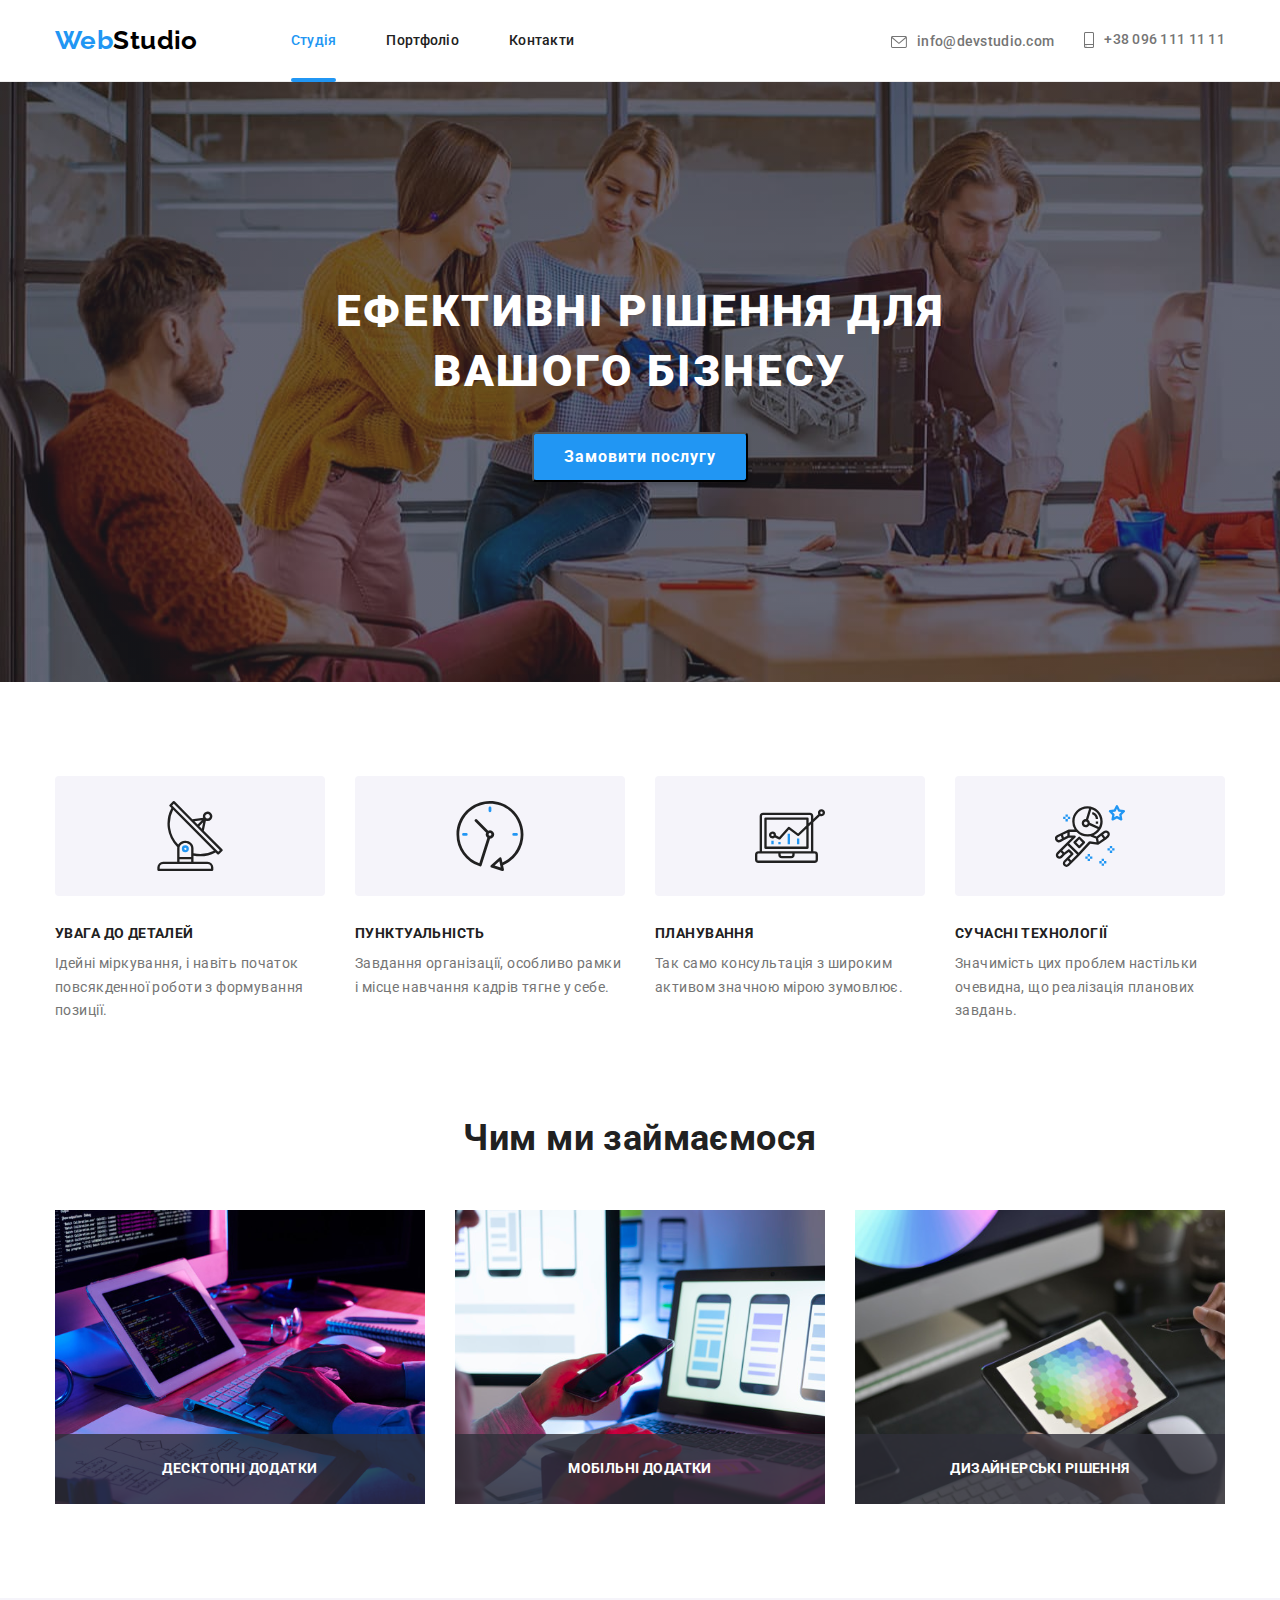
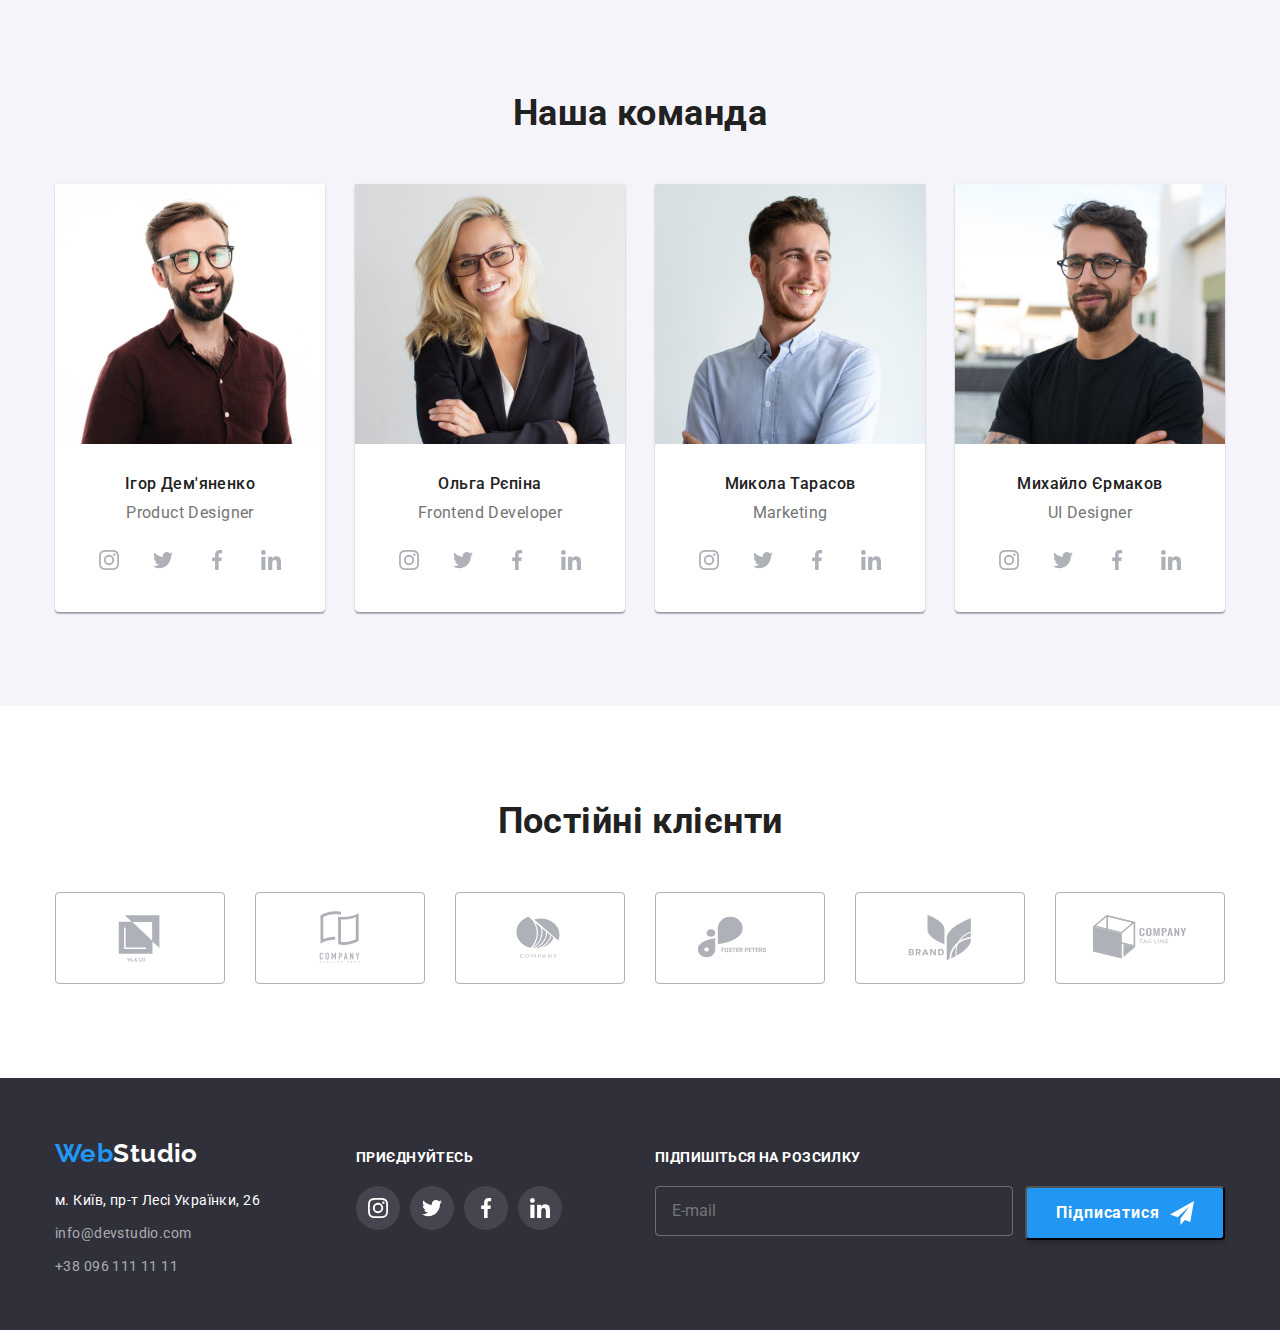
<file: index.html>
<!DOCTYPE html>
<html lang="uk">
  <head>
    <meta charset="UTF-8" />
    <meta http-equiv="X-UA-Compatible" content="IE=edge" />
    <meta name="viewport" content="width=device-width, initial-scale=1.0" />
    <title>Студія</title>
    <link rel="preconnect" href="https://fonts.googleapis.com" />
    <link rel="preconnect" href="https://fonts.gstatic.com" crossorigin />
    <link
      href="https://fonts.googleapis.com/css2?family=Raleway:wght@700&family=Roboto:wght@400;500;700;900&display=swap"
      rel="stylesheet"
    />
    <link
      rel="stylesheet"
      href="https://cdnjs.cloudflare.com/ajax/libs/modern-normalize/1.0.0/modern-normalize.min.css"
    />
    <link rel="stylesheet" href="./css/styles.css" />
  </head>
  <body>
    <header class="page-header">
      <div class="container">
        <!-- Logo -->
        <a class="logo" href="./index.html"
          ><span class="logo-first">Web</span
          ><span class="logo-second">Studio</span></a
        >
        <nav class="header-nav">
          <!-- Навігація сторінок сайту -->
          <ul class="main-nav list">
            <li class="item">
              <a class="site-nav link current" href="./index.html">Студія</a>
            </li>
            <li class="item">
              <a class="site-nav link" href="./portfolio.html">Портфоліо</a>
            </li>
            <li class="item">
              <a class="site-nav link" href="">Контакти</a>
            </li>
          </ul>
        </nav>
        <!-- Контакти студії -->
        <ul class="header-contacts list">
          <li class="email-item">
            <a class="contact-nav link" href="mailto:info@devstudio.com">
              <svg class="nav-icon" width="16" height="12">
                <use href="./images/icons.svg#envelope"></use>
              </svg>
              info@devstudio.com</a
            >
          </li>
          <li class="phone-item">
            <a class="contact-nav link" href="tel:+380961111111">
              <svg class="nav-icon" width="10" height="16">
                <use href="./images/icons.svg#smartphone"></use>
              </svg>
              +38 096 111 11 11</a
            >
          </li>
        </ul>
      </div>
    </header>
    <main>
      <section class="hero">
        <div class="hero-container container">
          <!--Section hero-->
          <h1 class="hero-title">Ефективні рішення для вашого бізнесу</h1>
          <button class="hero-button" type="button" data-modal-open>
            Замовити послугу
          </button>
        </div>
      </section>

      <section class="advantages section">
        <div class="container">
          <!-- Наші сильні сторони -->
          <h2 class="visually-hidden">Наші переваги</h2>
          <ul class="advantages-list list">
            <li class="advantages-item list">
              <div class="thumb">
                <svg class="adv-icon" width="70" height="70">
                  <use href="./images/icons.svg#antenna"></use>
                </svg>
              </div>
              <h3 class="advantage-title">УВАГА ДО ДЕТАЛЕЙ</h3>
              <p class="about-title">
                Ідейні міркування, і навіть початок повсякденної роботи з
                формування позиції.
              </p>
            </li>
            <li class="advantages-item list">
              <div class="thumb">
                <svg class="adv-icon" width="70" height="70">
                  <use href="./images/icons.svg#clock"></use>
                </svg>
              </div>
              <h3 class="advantage-title">ПУНКТУАЛЬНІСТЬ</h3>
              <p class="about-title">
                Завдання організації, особливо рамки і місце навчання кадрів
                тягне у себе.
              </p>
            </li>
            <li class="advantages-item list">
              <div class="thumb">
                <svg class="adv-icon" width="70" height="70">
                  <use href="./images/icons.svg#diagram"></use>
                </svg>
              </div>
              <h3 class="advantage-title">ПЛАНУВАННЯ</h3>
              <p class="about-title">
                Так само консультація з широким активом значною мірою зумовлює.
              </p>
            </li>
            <li class="advantages-item list">
              <div class="thumb">
                <svg class="adv-icon" width="70" height="70">
                  <use href="./images/icons.svg#astronaut"></use>
                </svg>
              </div>
              <h3 class="advantage-title">СУЧАСНІ ТЕХНОЛОГІЇ</h3>
              <p class="about-title">
                Значимість цих проблем настільки очевидна, що реалізація
                планових завдань.
              </p>
            </li>
          </ul>
        </div>
      </section>

      <section class="about-services section">
        <h2 class="service-title">Чим ми займаємося</h2>
        <div class="container">
          <!-- Наші послуги -->
          <ul class="services-list list">
            <li class="about-services list">
              <div class="wrapper">
                <img
                  src="./images/img.svg"
                  alt="hands on keyboard"
                  width="370"
                  height="294"
                />
                <p class="service-item-title">Десктопні додатки</p>
              </div>
            </li>
            <li class="about-services list">
              <div class="wrapper">
                <img
                  src="./images/box2.svg"
                  alt="cellphone in hands"
                  width="370"
                  height="294"
                />

                <p class="service-item-title">Мобільні додатки</p>
              </div>
            </li>
            <li class="about-services list">
              <div class="wrapper">
                <img
                  src="./images/box3.svg"
                  alt="color selection on the tablet screen"
                  width="370"
                  height="294"
                />

                <p class="service-item-title">Дизайнерські рішення</p>
              </div>
            </li>
          </ul>
        </div>
      </section>
      <section class="about-team section">
        <h2 class="team-title">Наша команда</h2>
        <div class="container">
          <!-- Команда -->
          <ul class="team-list list">
            <li class="team-member list">
              <img
                src="./images/img.jpg"
                alt="Photo of Product Designer"
                width="270"
                height="260"
              />
              <div class="member-card">
                <h3 class="member-name">Ігор Дем'яненко</h3>
                <p class="position">Product Designer</p>
                <ul class="socials list">
                  <li class="socials-item">
                    <a
                      class="socials-link link"
                      href="https://www.instagram.com/"
                      target="_blank"
                      rel="nofollow noopener noreferrer"
                      aria-label="Instagram icon"
                    >
                      <svg class="socials-icon" width="20" height="20">
                        <use href="./images/icons.svg#instagram"></use>
                      </svg>
                    </a>
                  </li>
                  <li class="socials-item">
                    <a
                      class="socials-link link"
                      href="https://twitter.com"
                      target="_blank"
                      rel="nofollow noopener noreferrer"
                      aria-label="Twitter icon"
                    >
                      <svg class="socials-icon" width="20" height="20">
                        <use href="./images/icons.svg#twitter"></use>
                      </svg>
                    </a>
                  </li>
                  <li class="socials-item">
                    <a
                      class="socials-link link"
                      href="https://www.facebook.com/"
                      target="_blank"
                      rel="nofollow noopener noreferrer"
                      aria-label="Facebook icon"
                    >
                      <svg class="socials-icon" width="20" height="20">
                        <use href="./images/icons.svg#facebook"></use>
                      </svg>
                    </a>
                  </li>
                  <li class="socials-item">
                    <a
                      class="socials-link link"
                      href="https://ua.linkedin.com/"
                      target="_blank"
                      rel="nofollow noopener noreferrer"
                      aria-label="Linkedin icon"
                    >
                      <svg class="socials-icon" width="20" height="20">
                        <use href="./images/icons.svg#linkedin"></use>
                      </svg>
                    </a>
                  </li>
                </ul>
              </div>
            </li>
            <li class="team-member list">
              <img
                src="./images/img(1).jpg"
                alt="Photo of Frontend Developer"
                width="270"
                height="260"
              />
              <div class="member-card">
                <h3 class="member-name">Ольга Рєпіна</h3>
                <p class="position">Frontend Developer</p>
                <ul class="socials list">
                  <li class="socials-item">
                    <a
                      class="socials-link link"
                      href="https://www.instagram.com/"
                      target="_blank"
                      rel="nofollow noopener noreferrer"
                      aria-label="Instagram icon"
                    >
                      <svg class="socials-icon" width="20" height="20">
                        <use href="./images/icons.svg#instagram"></use>
                      </svg>
                    </a>
                  </li>
                  <li class="socials-item">
                    <a
                      class="socials-link link"
                      href="https://twitter.com"
                      target="_blank"
                      rel="nofollow noopener noreferrer"
                      aria-label="Twitter icon"
                    >
                      <svg class="socials-icon" width="20" height="20">
                        <use href="./images/icons.svg#twitter"></use>
                      </svg>
                    </a>
                  </li>
                  <li class="socials-item">
                    <a
                      class="socials-link link"
                      href="https://www.facebook.com/"
                      target="_blank"
                      rel="nofollow noopener noreferrer"
                      aria-label="Facebook icon"
                    >
                      <svg class="socials-icon" width="20" height="20">
                        <use href="./images/icons.svg#facebook"></use>
                      </svg>
                    </a>
                  </li>
                  <li class="socials-item">
                    <a
                      class="socials-link link"
                      href="https://ua.linkedin.com/"
                      target="_blank"
                      rel="nofollow noopener noreferrer"
                      aria-label="Linkedin icon"
                    >
                      <svg class="socials-icon" width="20" height="20">
                        <use href="./images/icons.svg#linkedin"></use>
                      </svg>
                    </a>
                  </li>
                </ul>
              </div>
            </li>
            <li class="team-member list">
              <img
                src="./images/img(2).jpg"
                alt="Photo of Marketing employee"
                width="270"
                height="260"
              />
              <div class="member-card">
                <h3 class="member-name">Микола Тарасов</h3>
                <p class="position">Marketing</p>
                <ul class="socials list">
                  <li class="socials-item">
                    <a
                      class="socials-link link"
                      href="https://www.instagram.com/"
                      target="_blank"
                      rel="nofollow noopener noreferrer"
                      aria-label="Instagram icon"
                    >
                      <svg class="socials-icon" width="20" height="20">
                        <use href="./images/icons.svg#instagram"></use>
                      </svg>
                    </a>
                  </li>
                  <li class="socials-item">
                    <a
                      class="socials-link link"
                      href="https://twitter.com"
                      target="_blank"
                      rel="nofollow noopener noreferrer"
                      aria-label="Twitter icon"
                    >
                      <svg class="socials-icon" width="20" height="20">
                        <use href="./images/icons.svg#twitter"></use>
                      </svg>
                    </a>
                  </li>
                  <li class="socials-item">
                    <a
                      class="socials-link link"
                      href="https://www.facebook.com/"
                      target="_blank"
                      rel="nofollow noopener noreferrer"
                      aria-label="Facebook icon"
                    >
                      <svg class="socials-icon" width="20" height="20">
                        <use href="./images/icons.svg#facebook"></use>
                      </svg>
                    </a>
                  </li>
                  <li class="socials-item">
                    <a
                      class="socials-link link"
                      href="https://ua.linkedin.com/"
                      target="_blank"
                      rel="nofollow noopener noreferrer"
                      aria-label="Linkedin icon"
                    >
                      <svg class="socials-icon" width="20" height="20">
                        <use href="./images/icons.svg#linkedin"></use>
                      </svg>
                    </a>
                  </li>
                </ul>
              </div>
            </li>
            <li class="team-member list">
              <img
                src="./images/img(3).jpg"
                alt="Photo of UI Designer"
                width="270"
                height="260"
              />
              <div class="member-card">
                <h3 class="member-name">Михайло Єрмаков</h3>
                <p class="position">UI Designer</p>
                <ul class="socials list">
                  <li class="socials-item">
                    <a
                      class="socials-link link"
                      href="https://www.instagram.com/"
                      target="_blank"
                      rel="nofollow noopener noreferrer"
                      aria-label="Instagram icon"
                    >
                      <svg class="socials-icon" width="20" height="20">
                        <use href="./images/icons.svg#instagram"></use>
                      </svg>
                    </a>
                  </li>
                  <li class="socials-item">
                    <a
                      class="socials-link link"
                      href="https://twitter.com"
                      target="_blank"
                      rel="nofollow noopener noreferrer"
                      aria-label="Twitter icon"
                    >
                      <svg class="socials-icon" width="20" height="20">
                        <use href="./images/icons.svg#twitter"></use>
                      </svg>
                    </a>
                  </li>
                  <li class="socials-item">
                    <a
                      class="socials-link link"
                      href="https://www.facebook.com/"
                      target="_blank"
                      rel="nofollow noopener noreferrer"
                      aria-label="Facebook icon"
                    >
                      <svg class="socials-icon" width="20" height="20">
                        <use href="./images/icons.svg#facebook"></use>
                      </svg>
                    </a>
                  </li>
                  <li class="socials-item">
                    <a
                      class="socials-link link"
                      href="https://ua.linkedin.com/"
                      target="_blank"
                      rel="nofollow noopener noreferrer"
                      aria-label="Linkedin icon"
                    >
                      <svg class="socials-icon" width="20" height="20">
                        <use href="./images/icons.svg#linkedin"></use>
                      </svg>
                    </a>
                  </li>
                </ul>
              </div>
            </li>
          </ul>
        </div>
      </section>
      <section class="Clients section">
        <h2 class="clients-title">Постійні клієнти</h2>
        <div class="container">
          <ul class="clients-list list">
            <li class="client-item link">
              <a
                class="client link"
                href=""
                target="_blank"
                rel="nofollow noopener noreferrer"
              >
                <svg class="client-logo" width="106" height="60">
                  <use href="./images/icons.svg#Logo"></use>
                </svg>
              </a>
            </li>
            <li class="client-item link">
              <a
                class="client link"
                href=""
                target="_blank"
                rel="nofollow noopener noreferrer"
              >
                <svg class="client-logo" width="106" height="60">
                  <use href="./images/icons.svg#Logo-1"></use>
                </svg>
              </a>
            </li>
            <li class="client-item link">
              <a
                class="client link"
                href=""
                target="_blank"
                rel="nofollow noopener noreferrer"
              >
                <svg class="client-logo" width="106" height="60">
                  <use href="./images/icons.svg#Logo-2"></use>
                </svg>
              </a>
            </li>
            <li class="client-item link">
              <a
                class="client link"
                href=""
                target="_blank"
                rel="nofollow noopener noreferrer"
              >
                <svg class="client-logo" width="106" height="60">
                  <use href="./images/icons.svg#Logo-3"></use>
                </svg>
              </a>
            </li>
            <li class="client-item link">
              <a
                class="client link"
                href=""
                target="_blank"
                rel="nofollow noopener noreferrer"
              >
                <svg class="client-logo" width="106" height="60">
                  <use href="./images/icons.svg#Logo-4"></use>
                </svg>
              </a>
            </li>
            <li class="client-item link">
              <a
                class="client link"
                href=""
                target="_blank"
                rel="nofollow noopener noreferrer"
              >
                <svg class="client-logo" width="106" height="60">
                  <use href="./images/icons.svg#Logo-5"></use>
                </svg>
              </a>
            </li>
          </ul>
        </div>
      </section>
    </main>
    <footer class="page-footer section">
      <div class="footer-container container">
        <div class="footer-contacts">
          <a class="logo-footer" href=""
            ><span class="logo-footer-first">Web</span
            ><span class="logo-footer-second">Studio</span></a
          >
          <address>
            <ul class="studio-address list">
              <li class="address-list">
                <a
                  class="address-item link"
                  href="https://goo.gl/maps/ybAwpNxcYGUMFx98A"
                  target="_blank"
                  rel="noopener noreferer nofollow"
                  >м. Київ, пр-т Лесі Українки, 26</a
                >
              </li>
              <li class="address-list">
                <a
                  class="address-contacts link"
                  href="mailto:info@devstudio.com"
                  >info@devstudio.com</a
                >
              </li>
              <li>
                <a class="address-contacts link" href="tel:+380961111111"
                  >+38 096 111 11 11</a
                >
              </li>
            </ul>
          </address>
        </div>
        <div class="social-footer">
          <b class="footer-socials">приєднуйтесь</b>
          <ul class="socials-footer list">
            <li class="socials-item">
              <a
                class="socials-footer-link link"
                href="https://www.instagram.com/"
                target="_blank"
                rel="nofollow noopener noreferrer"
                aria-label="Instagram icon"
              >
                <svg class="socials-footer-icon" width="20" height="20">
                  <use href="./images/icons.svg#instagram"></use>
                </svg>
              </a>
            </li>
            <li class="socials-item">
              <a
                class="socials-footer-link link"
                href="https://twitter.com"
                target="_blank"
                rel="nofollow noopener noreferrer"
                aria-label="Twitter icon"
              >
                <svg class="socials-footer-icon" width="20" height="20">
                  <use href="./images/icons.svg#twitter"></use>
                </svg>
              </a>
            </li>
            <li class="socials-item">
              <a
                class="socials-footer-link link"
                href="https://www.facebook.com/"
                target="_blank"
                rel="nofollow noopener noreferrer"
                aria-label="Facebook icon"
              >
                <svg class="socials-footer-icon" width="20" height="20">
                  <use href="./images/icons.svg#facebook"></use>
                </svg>
              </a>
            </li>
            <li class="socials-item">
              <a
                class="socials-footer-link link"
                href="https://ua.linkedin.com/"
                target="_blank"
                rel="nofollow noopener noreferrer"
                aria-label="Linkedin icon"
              >
                <svg class="socials-footer-icon" width="20" height="20">
                  <use href="./images/icons.svg#linkedin"></use>
                </svg>
              </a>
            </li>
          </ul>
        </div>
        <div class="footer-signin-part">
          <p class="footer-signin">Підпишіться на розсилку</p>
          <form class="signin-form" action="" name="signin-form">
            <input
              class="form-signin-input"
              type="email"
              name="user_email"
              placeholder="E-mail"
            />
            <button class="signin-btn" type="submit">
              Підписатися
              <svg class="signin-icon" width="24" height="24">
                <use href="./images/icons.svg#icon-send"></use>
              </svg>
            </button>
          </form>
        </div>
      </div>
    </footer>
    <div class="backdrop is-hidden" data-modal>
      <div class="modal">
        <button class="modal-btn" type="button" data-modal-close>
          <svg class="modal-close-icon" width="18" height="18">
            <use href="./images/icons.svg#close"></use>
          </svg>
        </button>
        <p class="form-title">Залиште свої дані, ми вам передзвонимо</p>
        <form class="modal-form">
          <div class="form-group">
            <label class="form-field" for="user_name">
              <span class="form-label">Ім'я</span>
              <input
                class="input-field"
                type="text"
                name="user_name"
                id="user_name"
              />
              <svg class="input-icon" width="18" height="18">
                <use href="./images/icons.svg#icon-person"></use>
              </svg>
            </label>

            <label class="form-field" for="user_phone">
              <span class="form-label">Телефон</span>
              <input
                class="input-field"
                type="tel"
                name="user_phone"
                id="user_phone"
              />
              <svg class="input-icon" width="18" height="18">
                <use href="./images/icons.svg#icon-phone"></use>
              </svg>
            </label>

            <label class="form-field" for="user_email">
              <span class="form-label">Пошта</span>
              <input
                class="input-field"
                type="email"
                name="user_email"
                id="user_email"
              />
              <svg class="input-icon" width="18" height="18">
                <use href="./images/icons.svg#icon-email"></use>
              </svg>
            </label>

            <label class="form-field">
              <span class="form-label">Коментар</span>
              <textarea
                class="textarea-info"
                name="user_comments"
                rows="6"
                placeholder="Введіть текст"
              ></textarea>
            </label>
          </div>

          <label class="form-agreement">
            <input class="form-checkbox visually-hidden" type="checkbox" name="user_agree" />
            <svg class="checkbox-icon" width="16" height="15">
              <use
                class="unchecked"
                href="./images/icons.svg#vector_unchecked"
              ></use>
              <use class="checked" href="./images/icons.svg#icon-check"></use>
            </svg>
            <span class="form-agreement-text"
              >Погоджуюся з розсилкою та приймаю  <a
                class="form-agreement-link"
                href=""
                >  Умови договору</a
              ></span>
          </label>
          <button class="form-btn btn" type="submit">Відправити</button>
        </form>
      </div>
    </div>
    <script src="./js/modal.js"></script>
  </body>
</html>
</file>
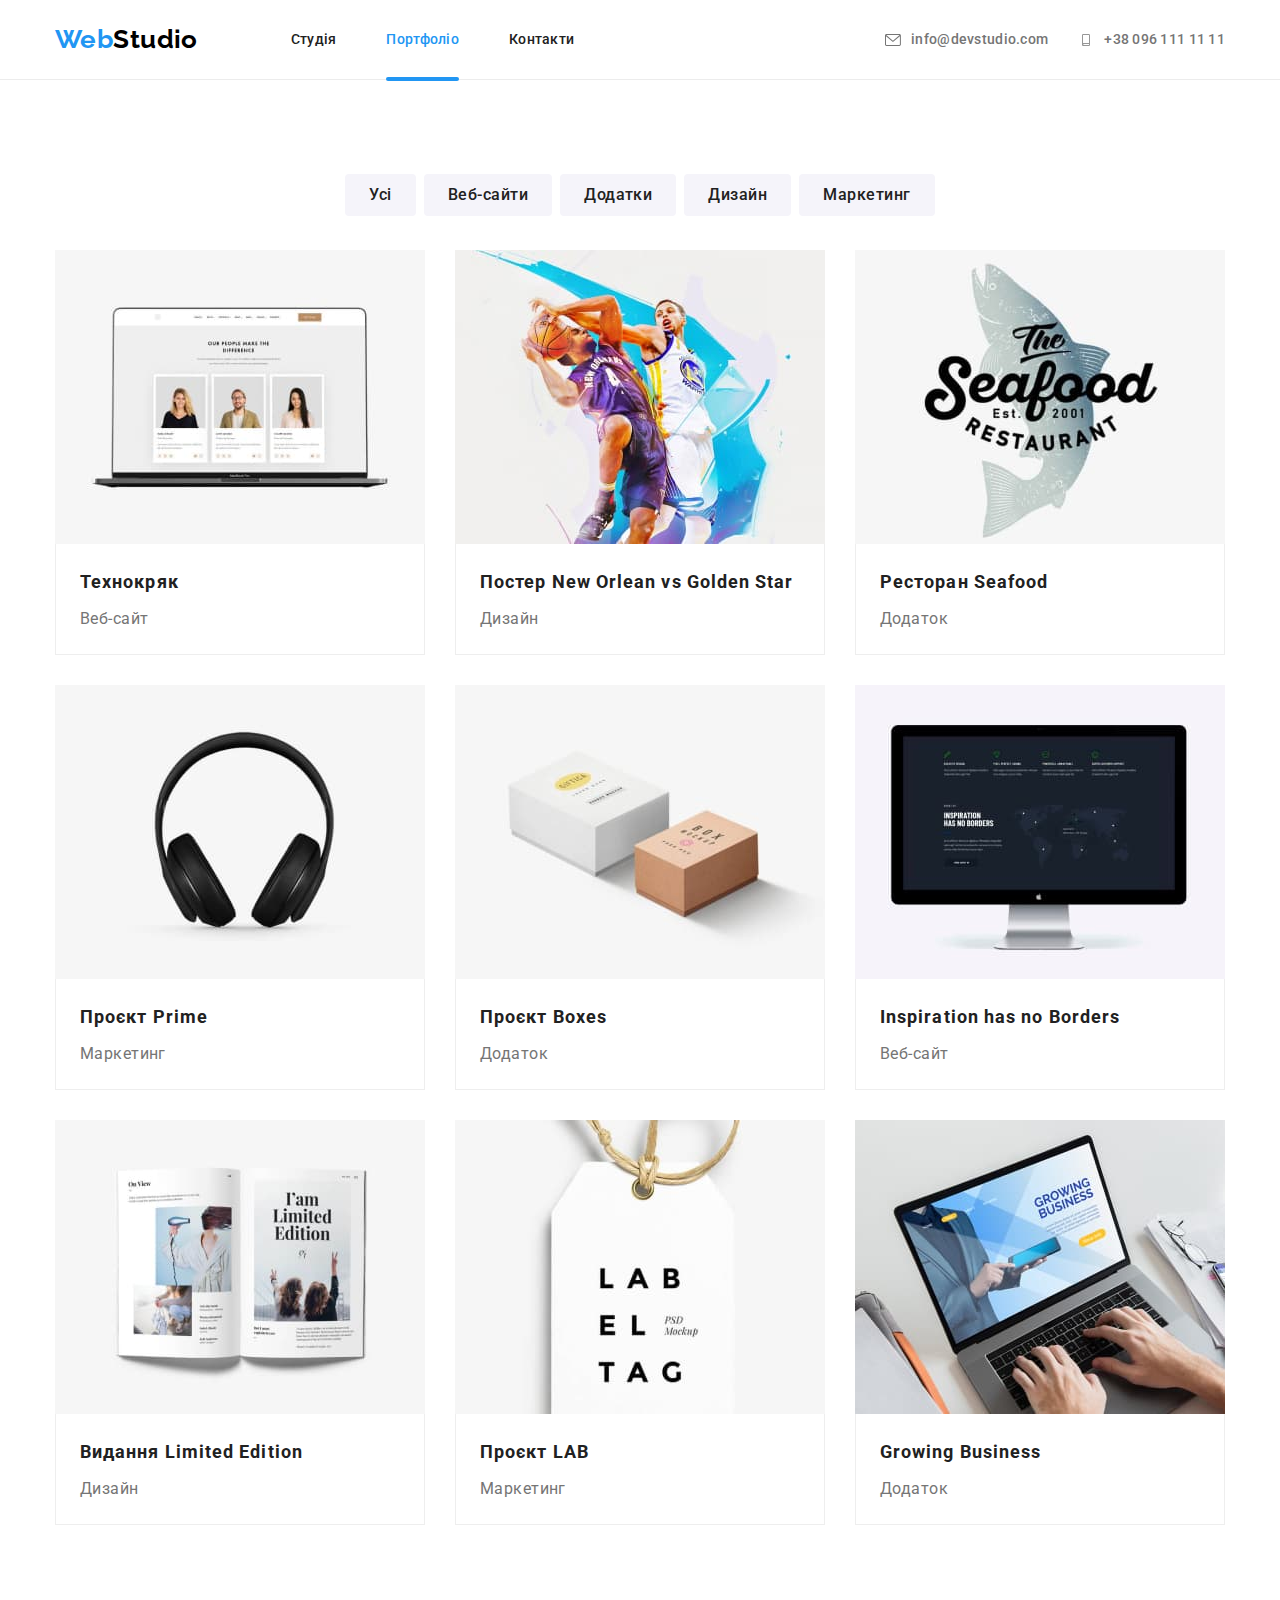
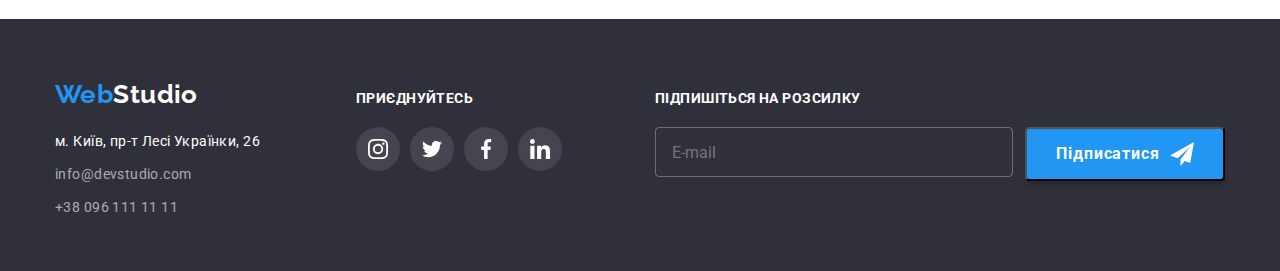
<file: portfolio.html>
<!DOCTYPE html>
<html lang="uk">
  <head>
    <meta charset="UTF-8" />
    <meta http-equiv="X-UA-Compatible" content="IE=edge" />
    <meta name="viewport" content="width=device-width, initial-scale=1.0" />
    <title>Портфоліо</title>
    <link rel="preconnect" href="https://fonts.googleapis.com" />
    <link rel="preconnect" href="https://fonts.gstatic.com" crossorigin />
    <link
      href="https://fonts.googleapis.com/css2?family=Raleway:wght@700&family=Roboto:wght@400;500;700;900&display=swap"
      rel="stylesheet"
    />
    <link
      rel="stylesheet"
      href="https://cdnjs.cloudflare.com/ajax/libs/modern-normalize/1.0.0/modern-normalize.min.css"
    />
    <link rel="stylesheet" href="./css/styles.css" />
  </head>
  <body>
    <header class="page-header">
      <div class="container">
        <!-- Logo -->
        <a class="logo" href="./index.html"
          ><span class="logo-first">Web</span
          ><span class="logo-second">Studio</span></a
        >
        <nav class="header-nav">
          <!-- Навігація сторінок сайту -->
          <ul class="main-nav list">
            <li class="item">
              <a class="site-nav link" href="./index.html">Студія</a>
            </li>
            <li class="item">
              <a class="site-nav link current" href="./portfolio.html"
                >Портфоліо</a
              >
            </li>
            <li class="item">
              <a class="site-nav link" href="">Контакти</a>
            </li>
          </ul>
        </nav>
        <!-- Контакти студії -->
        <ul class="header-contacts list">
          <li class="email-item">
            <a class="contact-nav link" href="mailto:info@devstudio.com">
              <svg class="nav-icon" width="16" height="12">
                <use href="./images/icons.svg#envelope"></use>
              </svg>
              info@devstudio.com</a
            >
          </li>
          <li class="phone-item">
            <a class="contact-nav link" href="tel:+380961111111">
              <svg class="nav-icon" width="16" height="12">
                <use href="./images/icons.svg#smartphone"></use>
              </svg>
              +38 096 111 11 11</a
            >
          </li>
        </ul>
      </div>
    </header>
    <main>
      <section class="section">
        <div class="filters-container container">
          <h1 class="visually-hidden">Приклади наших робіт</h1>
          <!-- Фільтри портфоліо -->
          <ul class="portfolio-nav list">
            <li class="nav-item">
              <button class="btn" type="button">Усі</button>
            </li>
            <li class="nav-item">
              <button class="btn" type="button">Веб-сайти</button>
            </li>
            <li class="nav-item">
              <button class="btn" type="button">Додатки</button>
            </li>
            <li class="nav-item">
              <button class="btn" type="button">Дизайн</button>
            </li>
            <li class="nav-item">
              <button class="btn" type="button">Маркетинг</button>
            </li>
          </ul>
        </div>
        <!-- Картки робіт -->
        <div class="projects container">
          <ul class="project-card list">
            <li class="card-item list">
              <a class="example-card link" href="">
                <div class="card-thumb">
                  <img
                    class="card-image list"
                    src="./images/tehnohriak.jpg"
                    alt="Сторінка сайту на екрані монітора ноутбука"
                    width="370"
                    height="294"
                  />
                  <div class="card-overlay">
                    <p class="overlay-content">
                      Ресурс пропонує комплексні пропозиції з різним рівнем
                      функціоналу та сервісів. Все це дозволить відвідувачу
                      отримати вичерпні відомості про компанію чи приватну
                      особу.
                    </p>
                  </div>
                </div>
                <div class="project-title">
                  <h2 class="card-title list">Технокряк</h2>
                  <p class="card-description list">Веб-сайт</p>
                </div>
              </a>
            </li>
            <li class="card-item list">
              <a class="example-card link" href="">
                <div class="card-thumb">
                  <img
                    class="card-image list"
                    src="./images/neworlean.jpg"
                    alt="Два баскетболіста з різних команд під час гри"
                    width="370"
                    height="294"
                  />
                  <div class="card-overlay">
                    <p class="overlay-content">
                      Ресурс пропонує комплексні пропозиції з різним рівнем
                      функціоналу та сервісів. Все це дозволить відвідувачу
                      отримати вичерпні відомості про компанію чи приватну
                      особу.
                    </p>
                  </div>
                </div>
                <div class="project-title">
                  <h2 class="card-title list">
                    Постер New Orlean vs Golden Star
                  </h2>
                  <p class="card-description list">Дизайн</p>
                </div>
              </a>
            </li>
            <li class="card-item list">
              <a class="example-card link" href="">
                <div class="card-thumb">
                  <img
                    class="card-image list"
                    src="./images/seafood.jpg"
                    alt="Реклама ресторану морепродуктів"
                    width="370"
                    height="294"
                  />
                  <div class="card-overlay">
                    <p class="overlay-content">
                      Ресурс пропонує комплексні пропозиції з різним рівнем
                      функціоналу та сервісів. Все це дозволить відвідувачу
                      отримати вичерпні відомості про компанію чи приватну
                      особу.
                    </p>
                  </div>
                </div>
                <div class="project-title">
                  <h2 class="card-title list">Ресторан Seafood</h2>
                  <p class="card-description list">Додаток</p>
                </div>
              </a>
            </li>
            <li class="card-item list">
              <a class="example-card link" href="">
                <div class="card-thumb">
                  <img
                    class="card-image list"
                    src="./images/earings.jpg"
                    alt="Фото навушників"
                    width="370"
                    height="294"
                  />
                  <div class="card-overlay">
                    <p class="overlay-content">
                      Ресурс пропонує комплексні пропозиції з різним рівнем
                      функціоналу та сервісів. Все це дозволить відвідувачу
                      отримати вичерпні відомості про компанію чи приватну
                      особу.
                    </p>
                  </div>
                </div>

                <div class="project-title">
                  <h2 class="card-title list">Проєкт Prime</h2>
                  <p class="card-description list">Маркетинг</p>
                </div>
              </a>
            </li>
            <li class="card-item list">
              <a class="example-card link" href="">
                <div class="card-thumb">
                  <img
                    class="card-image list"
                    src="./images/boxes.jpg"
                    alt="Зображення двох коробок"
                    width="370"
                    height="294"
                  />
                  <div class="card-overlay">
                    <p class="overlay-content">
                      Ресурс пропонує комплексні пропозиції з різним рівнем
                      функціоналу та сервісів. Все це дозволить відвідувачу
                      отримати вичерпні відомості про компанію чи приватну
                      особу.
                    </p>
                  </div>
                </div>

                <div class="project-title">
                  <h2 class="card-title list">Проєкт Boxes</h2>
                  <p class="card-description list">Додаток</p>
                </div>
              </a>
            </li>
            <li class="card-item list">
              <a class="example-card link" href="">
                <div class="card-thumb">
                  <img
                    class="card-image list"
                    src="./images/screen.jpg"
                    alt="Зображення монітору комп'ютера"
                    width="370"
                    height="294"
                  />
                  <div class="card-overlay">
                    <p class="overlay-content">
                      Ресурс пропонує комплексні пропозиції з різним рівнем
                      функціоналу та сервісів. Все це дозволить відвідувачу
                      отримати вичерпні відомості про компанію чи приватну
                      особу.
                    </p>
                  </div>
                </div>
                <div class="project-title">
                  <h2 class="card-title list">Inspiration has no Borders</h2>
                  <p class="card-description list">Веб-сайт</p>
                </div>
              </a>
            </li>
            <li class="card-item list">
              <a class="example-card link" href="">
                <div class="card-thumb">
                  <img
                    class="card-image list"
                    src="./images/magazine.jpg"
                    alt="Зображення розгорнутого журналу"
                    width="370"
                    height="294"
                  />
                  <div class="card-overlay">
                    <p class="overlay-content">
                      Ресурс пропонує комплексні пропозиції з різним рівнем
                      функціоналу та сервісів. Все це дозволить відвідувачу
                      отримати вичерпні відомості про компанію чи приватну
                      особу.
                    </p>
                  </div>
                </div>
                <div class="project-title">
                  <h2 class="card-title list">Видання Limited Edition</h2>
                  <p class="card-description list">Дизайн</p>
                </div>
              </a>
            </li>
            <li class="card-item list">
              <a class="example-card link" href="">
                <div class="card-thumb">
                  <img
                    class="card-image list"
                    src="./images/label.jpg"
                    alt="Зображення бирки"
                    width="370"
                    height="294"
                  />
                  <div class="card-overlay">
                    <p class="overlay-content">
                      Ресурс пропонує комплексні пропозиції з різним рівнем
                      функціоналу та сервісів. Все це дозволить відвідувачу
                      отримати вичерпні відомості про компанію чи приватну
                      особу.
                    </p>
                  </div>
                </div>
                <div class="project-title">
                  <h2 class="card-title list">Проєкт LAB</h2>
                  <p class="card-description list">Маркетинг</p>
                </div>
              </a>
            </li>
            <li class="card-item list">
              <a class="example-card link" href="">
                <div class="card-thumb">
                  <img
                    class="card-image list"
                    src="./images/laptop.jpg"
                    alt="Зображення монітору ноутбука з відкритою сторінкою додатку Growing Business"
                    width="370"
                    height="294"
                  />
                  <div class="card-overlay">
                    <p class="overlay-content">
                      Ресурс пропонує комплексні пропозиції з різним рівнем
                      функціоналу та сервісів. Все це дозволить відвідувачу
                      отримати вичерпні відомості про компанію чи приватну
                      особу.
                    </p>
                  </div>
                </div>
                <div class="project-title">
                  <h2 class="card-title list">Growing Business</h2>
                  <p class="card-description list">Додаток</p>
                </div>
              </a>
            </li>
          </ul>
        </div>
      </section>
    </main>
    <footer class="page-footer section">
      <div class="footer-container container">
        <div class="footer-contacts">
          <a class="logo-footer" href=""><span class="logo-footer-first">Web</span><span
              class="logo-footer-second">Studio</span></a>
          <address>
            <ul class="studio-address list">
              <li class="address-list">
                <a class="address-item link" href="https://goo.gl/maps/ybAwpNxcYGUMFx98A" target="_blank"
                  rel="noopener noreferer nofollow">м. Київ, пр-т Лесі Українки, 26</a>
              </li>
              <li class="address-list">
                <a class="address-contacts link" href="mailto:info@devstudio.com">info@devstudio.com</a>
              </li>
              <li>
                <a class="address-contacts link" href="tel:+380961111111">+38 096 111 11 11</a>
              </li>
            </ul>
          </address>
        </div>
        <div class="social-footer">
          <b class="footer-socials">приєднуйтесь</b>
          <ul class="socials-footer list">
            <li class="socials-item">
              <a class="socials-footer-link link" href="https://www.instagram.com/" target="_blank"
                rel="nofollow noopener noreferrer" aria-label="Instagram icon">
                <svg class="socials-footer-icon" width="20" height="20">
                  <use href="./images/icons.svg#instagram"></use>
                </svg>
              </a>
            </li>
            <li class="socials-item">
              <a class="socials-footer-link link" href="https://twitter.com" target="_blank"
                rel="nofollow noopener noreferrer" aria-label="Twitter icon">
                <svg class="socials-footer-icon" width="20" height="20">
                  <use href="./images/icons.svg#twitter"></use>
                </svg>
              </a>
            </li>
            <li class="socials-item">
              <a class="socials-footer-link link" href="https://www.facebook.com/" target="_blank"
                rel="nofollow noopener noreferrer" aria-label="Facebook icon">
                <svg class="socials-footer-icon" width="20" height="20">
                  <use href="./images/icons.svg#facebook"></use>
                </svg>
              </a>
            </li>
            <li class="socials-item">
              <a class="socials-footer-link link" href="https://ua.linkedin.com/" target="_blank"
                rel="nofollow noopener noreferrer" aria-label="Linkedin icon">
                <svg class="socials-footer-icon" width="20" height="20">
                  <use href="./images/icons.svg#linkedin"></use>
                </svg>
              </a>
            </li>
          </ul>
        </div>
        <div class="footer-signin-part">
          <p class="footer-signin">Підпишіться на розсилку</p>
          <form class="signin-form" action="" name="signin-form">
            <input class="form-signin-input" type="email" name="user_email" placeholder="E-mail" />
            <button class="signin-btn" type="submit">
              Підписатися
              <svg class="signin-icon" width="24" height="24">
                <use href="./images/icons.svg#icon-send"></use>
              </svg>
            </button>
          </form>
        </div>
      </div>
    </footer>
  </body>
</html>
</file>
<file: css/styles.css>
/* ЗАГАЛЬНІ СТИЛІ*/
:root {
  --primary-text-color: #757575;
  --title-text-color: #212121;
  --accent-color: #2196f3;
  --secondary-text-color: #ffffff;
  --secondary-background-color: #2f303a;
}

body {
  font-family: Roboto, sans-serif;
  background-color: #ffffff;
  color: var(--primary-text-color);
  letter-spacing: 0.03em;
  font-size: 14px;
}

.list {
  list-style: none;
  margin-top: 0px;
  margin-bottom: 0px;
  padding-left: 0;
}

h1,
h2,
h3,
p {
  margin-top: 0px;
  margin-bottom: 0px;
}

img {
  display: block;
  max-width: 100%;
  height: auto;
}

.section {
  padding-top: 94px;
  padding-bottom: 94px;
}

.link {
  text-decoration: none;
  list-style: none;

  transition: color 250ms cubic-bezier(0.4, 0, 0.2, 1);
}

.link:active,
.link:hover,
.link:focus {
  color: var(--accent-color);
}

.container {
  width: 1200px;
  padding-right: 15px;
  padding-left: 15px;
  margin-right: auto;
  margin-left: auto;
  display: flex;
  align-items: center;
  flex-wrap: wrap;
  /* outline: 2px solid hotpink; */
}

.visually-hidden {
  position: absolute;
  width: 1px;
  height: 1px;
  margin: -1px;
  border: 0;
  padding: 0;
  white-space: nowrap;
  clip-path: inset(100%);
  clip: rect(0 0 0 0);
  overflow: hidden;
}

/* СТИЛІ СТОРІНКИ СТУДІЯ */

/* LOGO */
.logo,
.logo-footer {
  font-family: Raleway, sans-serif;
  font-weight: 700;
  font-size: 26px;
  line-height: 1.19;
  text-decoration: none;
}

.logo-first,
.logo-footer-first {
  color: var(--accent-color);
}

.logo-second {
  color: #000000;
  margin-right: 93px;
}

.site-nav,
.contact-nav {
  display: block;
  padding-top: 32px;
  padding-bottom: 32px;
  padding-left: 0;
  margin-bottom: -1px;

  color: var(--title-text-color);
  list-style: none;
  font-weight: 500;
  line-height: 1.14;
  letter-spacing: 0.02em;
  cursor: pointer;
}

.contact-nav {
  display: flex;
  align-items: center;
  color: var(--primary-text-color);
}

.nav-icon {
  fill: currentColor;
  margin-right: 10px;
}

.header-nav {
  margin-right: auto;
}

.main-nav {
  display: flex;
}

.header-contacts {
  display: flex;
  align-items: baseline;
  justify-content: center;
  gap: 30px;

  color: var(--primary-text-color);
}

.item:not(:last-child) {
  margin-right: 50px;
}

.main-nav .link.current {
  color: var(--accent-color);
}

.site-nav {
  position: relative;
}

.site-nav.link.current::after {
  content: "";
  position: absolute;
  bottom: 0;
  left: 0;

  display: block;
  width: 100%;
  height: 4px;
  margin-bottom: -1px;
  border-radius: 2px;
  background-color: var(--accent-color);
}

.page-header {
  border-bottom: 1px solid #ececec;
}

/* ГЕРОЙ */
.hero-container {
  flex-direction: column;
}

.hero {
  max-width: 1600px;

  margin-right: auto;
  margin-left: auto;
  text-align: center;
  padding-bottom: 200px;
  padding-top: 200px;
  background: #c4c4c4;
  /* background-image: linear-gradient(rgba(47, 48, 58, 0.4);  */
  background-image: linear-gradient(
      rgba(47, 48, 58, 0.4),
      rgba(47, 48, 58, 0.4)
    ),
    url(../images/img-hero.jpg);
}

.hero-title {
  margin-bottom: 30px;
  width: 696px;
  margin-right: auto;
  margin-left: auto;
  font-weight: 900;
  font-size: 44px;
  line-height: 1.36;
  letter-spacing: 0.06em;
  text-transform: uppercase;
  color: var(--secondary-text-color);
}

.hero-button,
.signin-btn {
  display: flex;
  text-align: center;
  align-items: center;
  justify-content: center;
  min-width: 216px;
  min-height: 50px;

  border-radius: 4px;

  font-family: inherit;
  font-weight: 700;
  font-size: 16px;
  line-height: 1.88;
  letter-spacing: 0.06em;
  color: var(--secondary-text-color);
  background: var(--accent-color);
  box-shadow: 0px 4px 4px rgba(0, 0, 0, 0.15);
  cursor: pointer;
}

/* СЕКЦІЯ ПЕРЕВАГИ*/
.advantages {
  padding-bottom: 0px;
}

.advantages-list {
  display: flex;
  gap: 30px;
}

.advantages-item {
  flex-basis: 270px;
}

.adv-icon {
  display: block;
  padding: 0;
}

.thumb {
  display: flex;
  align-items: center;
  justify-content: center;
  width: 270px;
  height: 120px;
  background-color: #f5f4fa;
  margin-bottom: 30px;
  border-radius: 4px;
  /* padding: 25px 103px; */
}

.advantage-title,
.service-item-title {
  margin-bottom: 10px;
  font-weight: 700;
  font-size: 14px;
  line-height: 1.14;
  text-transform: uppercase;
  color: var(--title-text-color);
}

.about-title {
  margin-bottom: 0px;
  font-weight: 400;
  line-height: 1.71;
}

/* СЕКЦІЯ ПРО ПОСЛУГИ */

.service-title,
.team-title,
.clients-title {
  margin-bottom: 50px;

  font-weight: 700;
  font-size: 36px;
  line-height: 1.17;
  text-align: center;
  color: var(--title-text-color);
}

.services-list {
  display: flex;
  gap: 30px;
}

.wrapper {
  position: relative;
}

.service-item-title {
  position: absolute;
  bottom: 0;
  left: 0;
  width: 100%;

  text-align: center;
  padding-top: 27px;
  padding-bottom: 27px;

  color: var(--secondary-text-color);
  margin-bottom: 0;
  background-color: rgba(47, 48, 58, 0.8);
}

/* СЕКЦІЯ ПРО КОМАНДУ */
.about-team {
  background: #f5f4fa;
}

.team-list {
  display: flex;
  flex-wrap: wrap;
  gap: 30px;
}

.team-member {
  text-align: center;
  background-color: var(--secondary-text-color);
  /* material shadow v1 */
  box-shadow: 0px 1px 3px rgba(0, 0, 0, 0.12), 0px 1px 1px rgba(0, 0, 0, 0.14),
    0px 2px 1px rgba(0, 0, 0, 0.2);
  border-radius: 0px 0px 4px 4px;
}

.member-card {
  padding-top: 30px;
  padding-bottom: 30px;
}

.member-name {
  margin-bottom: 10px;

  font-weight: 500;
  font-size: 16px;
  line-height: 1.19;
  color: var(--title-text-color);
}

.position {
  font-weight: 400;
  font-size: 16px;
  line-height: 1.19;
  margin-bottom: 16px;
}

.socials {
  display: flex;
  align-items: center;
  justify-content: center;
  padding-left: 0;
  gap: 10px;
}

.socials-link {
  width: 44px;
  height: 44px;
  display: flex;
  align-items: center;
  justify-content: center;
  color: #afb1b8;
  background-color: #fff;
  border-radius: 50%;

  transition: color 250ms cubic-bezier(0.4, 0, 0.2, 1),
    background-color 250ms cubic-bezier(0.4, 0, 0.2, 1);
}

.socials-link:hover,
.socials-link:focus {
  background-color: var(--accent-color);
  color: #fff;
}

.socials-icon {
  fill: currentColor;
}

/* СЕКЦІЯ КЛІЄНТИ */
.clients-list {
  display: flex;
  align-items: center;
  justify-content: center;
  gap: 30px;
}

.client {
  display: flex;
  align-items: center;
  justify-content: center;

  width: 170px;
  height: 92px;
  border: 1px solid #afb1b8;
  border-radius: 4px;
  color: #afb1b8;

  transition: color 250 ms cubic-bezier(0.4, 0, 0.2, 1),
    border-color 250ms cubic-bezier(0.4, 0, 0.2, 1);
}

.client:hover,
.client:focus {
  border-color: var(--accent-color);
  color: var(--accent-color);
}

.client-logo {
  fill: currentColor;
}

/* FOOTER */
.page-footer {
  padding-bottom: 60px;
  padding-top: 60px;

  background: var(--secondary-background-color);
}

.footer-container {
  display: flex;
  align-items: baseline;
  gap: 70px;
}

.logo-footer {
  display: block;
  margin-bottom: 20px;
}

.logo-footer-second {
  color: var(--secondary-text-color);
}

.studio-address {
  width: 231px;
  height: 81px;
}

.address-list:not(:last-child) {
  margin-bottom: 9px;
}

.address-item {
  font-style: normal;
  font-weight: 400;
  line-height: 1.71;
  color: var(--secondary-text-color);
}

.address-contacts {
  font-style: normal;
  font-weight: 400;
  line-height: 1.71;
  color: rgba(255, 255, 255, 0.6);
}

.social-footer {
  width: 206px;
  height: 80px;
  margin-right: auto;
}

.footer-socials,
.footer-signin {
  display: flex;
  font-weight: 700;
  font-size: 14px;
  line-height: 1.14;
  letter-spacing: 0.03em;
  text-transform: uppercase;
  color: var(--secondary-text-color);
  margin-bottom: 20px;
}

.socials-footer {
  display: flex;
  align-items: center;
  justify-content: center;
  padding-left: 0;
  gap: 10px;
}

.socials-footer-link {
  width: 44px;
  height: 44px;
  display: flex;
  align-items: center;
  justify-content: center;
  color: var(--secondary-text-color);
  background-color: rgba(255, 255, 255, 0.1);
  border-radius: 50%;

  transition: color 250ms cubic-bezier(0.4, 0, 0.2, 1),
    background-color 250ms cubic-bezier(0.4, 0, 0.2, 1);
}

.socials-footer-link:hover,
.socials-footer-link:focus {
  background-color: var(--accent-color);
  color: #fff;
}

.socials-footer-icon {
  fill: currentColor;
}

.signin-form {
  display: flex;
}

.form-signin-input {
  margin-right: 12px;

  width: 358px;
  height: 50px;

  font-weight: 400;
  font-size: 16px;
  line-height: 1.25;
  background-color: transparent;
  color: rgba(255, 255, 255, 0.6);
  border: 1px solid rgba(255, 255, 255, 0.3);
  border-radius: 4px;
  padding-left: 16px;
}

.signin-btn {
  display: flex;
  align-items: center;
  justify-content: center;

  min-width: 200px;
  min-height: 50px;
  padding: 10px 28px;
  margin-left: 0;
  gap: 10px;
}

/* СТИЛІ СТОРІНКИ ПОРТФОЛІО */
/* Фільтри портфоліо */
.filters-container {
  justify-content: center;
}

.portfolio-nav {
  display: flex;
  margin-bottom: 34px;
}

.nav-item:not(:last-child) {
  margin-right: 8px;
}

.btn {
  padding: 6px 22px;
  border-radius: 4px;
  border-color: transparent;
  font-family: Roboto, sans-serif;
  font-weight: 500;
  font-size: 16px;
  line-height: 1.62;
  letter-spacing: 0.03em;
  color: var(--title-text-color);
  background-color: #f5f4fa;

  transition: color 250ms cubic-bezier(0.4, 0, 0.2, 1),
    background-color 250ms cubic-bezier(0.4, 0, 0.2, 1),
    box-shadow 250ms cubic-bezier(0.4, 0, 0.2, 1);
}

.btn:hover,
.btn:focus {
  background-color: var(--accent-color);
  color: var(--secondary-text-color);
  cursor: pointer;
  box-shadow: 0px 3px 1px rgba(0, 0, 0, 0.1), 0px 1px 2px rgba(0, 0, 0, 0.08),
    0px 2px 2px rgba(0, 0, 0, 0.12);
}

/* Картки робіт */
.card-item {
  flex-basis: calc ((100%-30px * 2) / 3);
}

.project-card {
  display: flex;
  flex-wrap: wrap;
  gap: 30px;
}

.example-card {
  display: block;

  transition: box-shadow 250ms cubic-bezier(0.4, 0, 0.2, 1);
}

.example-card:hover,
.example-card:focus {
  box-shadow: 0px 1px 1px rgba(0, 0, 0, 0.12), 0px 4px 4px rgba(0, 0, 0, 0.06),
    1px 4px 6px rgba(0, 0, 0, 0.16);
}

.card-thumb {
  position: relative;
  overflow: hidden;
}

.card-overlay {
  position: absolute;
  display: flex;
  align-items: center;
  justify-content: center;
  top: 0;
  left: 0;

  width: 100%;
  height: 100%;

  background-color: rgba(33, 150, 243, 0.9);

  transform: translateY(101%);
  transition: transform 250ms cubic-bezier(0.4, 0, 0.2, 1);
}

.overlay-content {
  padding-right: 24px;
  padding-left: 24px;

  font-weight: 400;
  font-size: 18px;
  line-height: 1.56;
  color: var(--secondary-text-color);
}

.card-item:hover .card-overlay {
  transform: translateY(0);
}

.project-title {
  padding: 20px 24px;
  border: 1px solid #eeeeee;
  border-top: none;
}

.card-title {
  font-weight: 700;
  font-size: 18px;
  line-height: 2;
  letter-spacing: 0.06em;
  color: var(--title-text-color);
  margin-bottom: 4px;
}

.card-description {
  font-weight: 400;
  font-size: 16px;
  line-height: 1.88;
  color: var(--primary-text-color);
}

/* СТИЛІ МОДАЛЬНОГО ВІКНА */
.backdrop {
  position: fixed;
  top: 0;
  left: 0;

  width: 100%;
  height: 100%;

  background-color: rgba(0, 0, 0, 0.2);
  /* backdrop-filter: blur(2px); */
}

.backdrop.is-hidden {
  opacity: 0;
  visibility: hidden;
  pointer-events: none;
}

.modal {
  position: absolute;
  top: 50%;
  left: 50%;

  padding: 40px;
  width: 528px;
  min-height: 581px;

  background-color: #fff;
  box-shadow: 0px 1px 3px rgba(0, 0, 0, 0.12), 0px 1px 1px rgba(0, 0, 0, 0.14),
    0px 2px 1px rgba(0, 0, 0, 0.2);
  border-radius: 4px;

  transform: translate(-50%, -50%);

  transition: transform 250ms cubic-bezier(0.4, 0, 0.2, 1),
    opacity 250ms cubic-bezier(0.4, 0, 0.2, 1),
    visibility 250ms cubic-bezier(0.4, 0, 0.2, 1);
}

.backdrop.is-hidden .modal {
  transform: scaleX(100%) scaleY(80%);
  visibility: visible;
  opacity: 1;
}

.modal-btn {
  position: absolute;
  top: 8px;
  right: 8px;

  display: flex;
  justify-content: center;
  align-items: center;
  width: 30px;
  height: 30px;
  padding: 0;

  border-radius: 50%;
  background-color: transparent;
  border: 1px solid rgba(0, 0, 0, 0.1);
  cursor: pointer;

  transition: fill 250ms cubic-bezier(0.4, 0, 0.2, 1);
}
.modal-btn:hover,
.modal-btn:focus {
  fill: var(--accent-color);
}
/* СТИЛІ ФОРМИ */

.form-group {
  margin-bottom: 20px;
}

.form-title {
  text-align: center;
  margin-bottom: 30px;
  font-weight: 700;
  font-size: 20px;
  line-height: 1.15;
  text-align: center;
  letter-spacing: 0.03em;

  color: #212121;
}

.form-field {
  position: relative;
  display: flex;
  font-display: column;

  margin-bottom: 28px;
  width: 100%;

  transition: fill 250ms cubic-bezier(0.4, 0, 0.2, 1);
}

.form-label {
  position: absolute;
  top: -18px;
  left: 0;
  display: block;

  font-weight: 400;
  font-size: 12px;
  line-height: 1.17;
  letter-spacing: 0.01em;

  color: var(--primary-text-color);
}

.input-field,
.textarea-info {
  padding: 0;
  margin: 0;
  display: block;

  outline: transparent;
  width: 100%;
  height: 40px;
  border: 1px solid rgba(33, 33, 33, 0.2);
  border-radius: 4px;

  font-size: 16px;
}
.input-field {
  padding-left: 42px;

  transition: background-color 250ms cubic-bezier(0.4, 0, 0.2, 1);
}
.input-icon {
  position: absolute;
  top: 25%;
  left: 12px;
}

.textarea-info {
  width: 100%;
  height: 120px;
  resize: none;
  padding: 12px 16px;
}

.textarea-info::placeholder {
  font-size: 12px;
  line-height: 1.17;
  letter-spacing: 0.01em;

  color: rgba(117, 117, 117, 0.5);
}

.input-field:focus,
.textarea-info:focus {
  border: 1px solid var(--accent-color);
}
.form-field:focus-within > .input-icon {
  fill: var(--accent-color);
}
.form-agreement {
  display: flex;
  align-items: center;
  justify-content: center;
  gap: 8px;
  margin-bottom: 30px;
}

/* .form-checkbox {
  appearance: none;
  position: absolute;
  width: 1px;
  height: 1px;
  margin: -1px;
  border: 0;
  padding: 0;
  white-space: nowrap;
  clip-path: inset(100%);
  clip: rect(0 0 0 0);
  overflow: hidden;
} */

.checkbox-icon {
  cursor: pointer;
/* 
  width: 16px;
  height: 15px;
  background-color: var(--accent-color);
  border-radius: 2px;
  border-color: transparent;
  fill: ffffff;
  display: block; */
}

.checkbox-icon .unchecked {
  opacity: 1;
}

.checkbox-icon .checked {
  opacity: 0;
}

.form-checkbox:checked + .checkbox-icon .unchecked {
  opacity: 0;
  background-color: var(--secondary-text-color);
}

.form-checkbox:checked + .checkbox-icon .checked {
  opacity: 1;
}
.form-agreement-text {
  user-select: none;
  font-size: 14px;
  line-height: 1.71;

  color: var(--primary-text-color);
}
.form-agreement-link {
  font-size: 14px;
  line-height: 1.71;
  text-decoration-line: underline;
  /* text-underline-offset: 3px; */
  color: var(--accent-color);
}

.form-btn {
  display: block;
  margin: 0 auto;
  align-items: center;
  justify-content: center;
 
  min-width: 200px;
  min-height: 50px;
  padding: 10px 52px;

  background: var(--accent-color);
  box-shadow: 0px 4px 4px rgba(0, 0, 0, 0.15);
  border-radius: 4px;
  font-weight: 700;
  font-size: 16px;
  line-height: 1.88;
  letter-spacing: 0.06em;
  color: var(--secondary-text-color);
}
</file>
